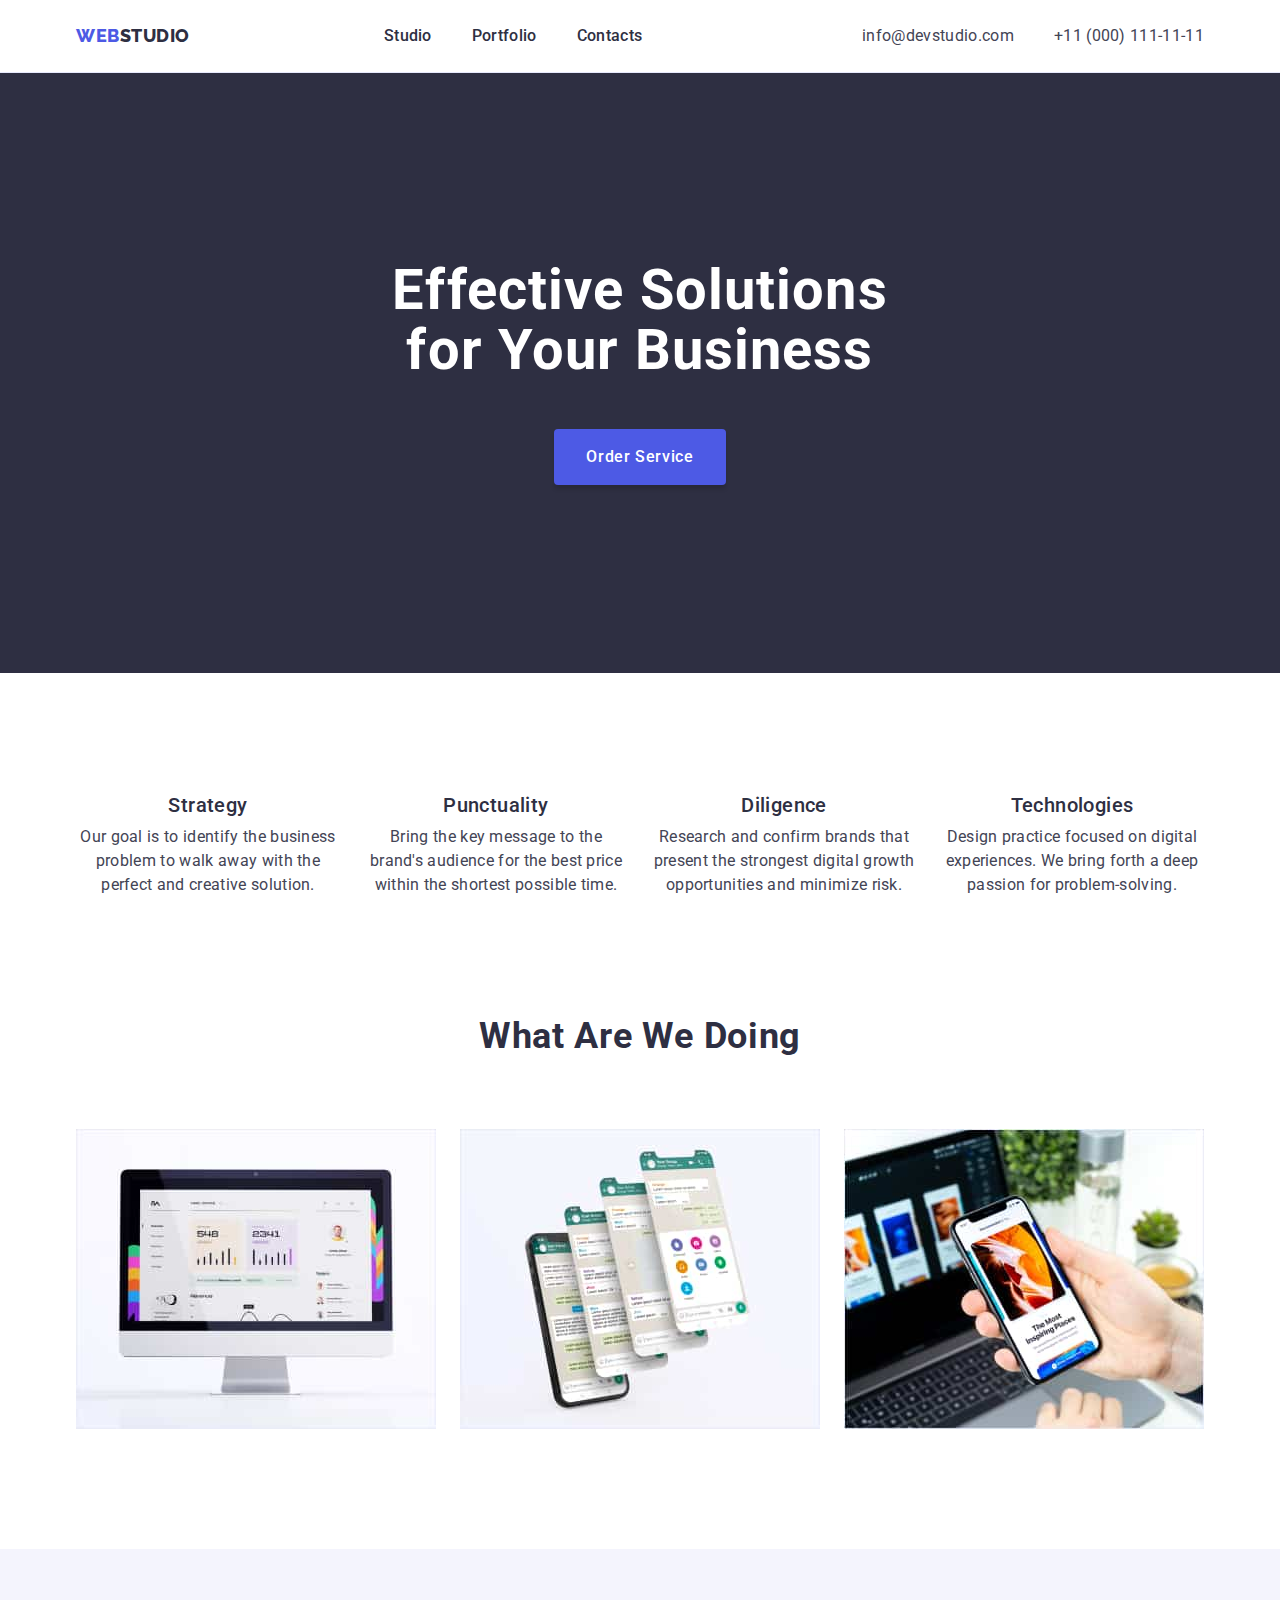
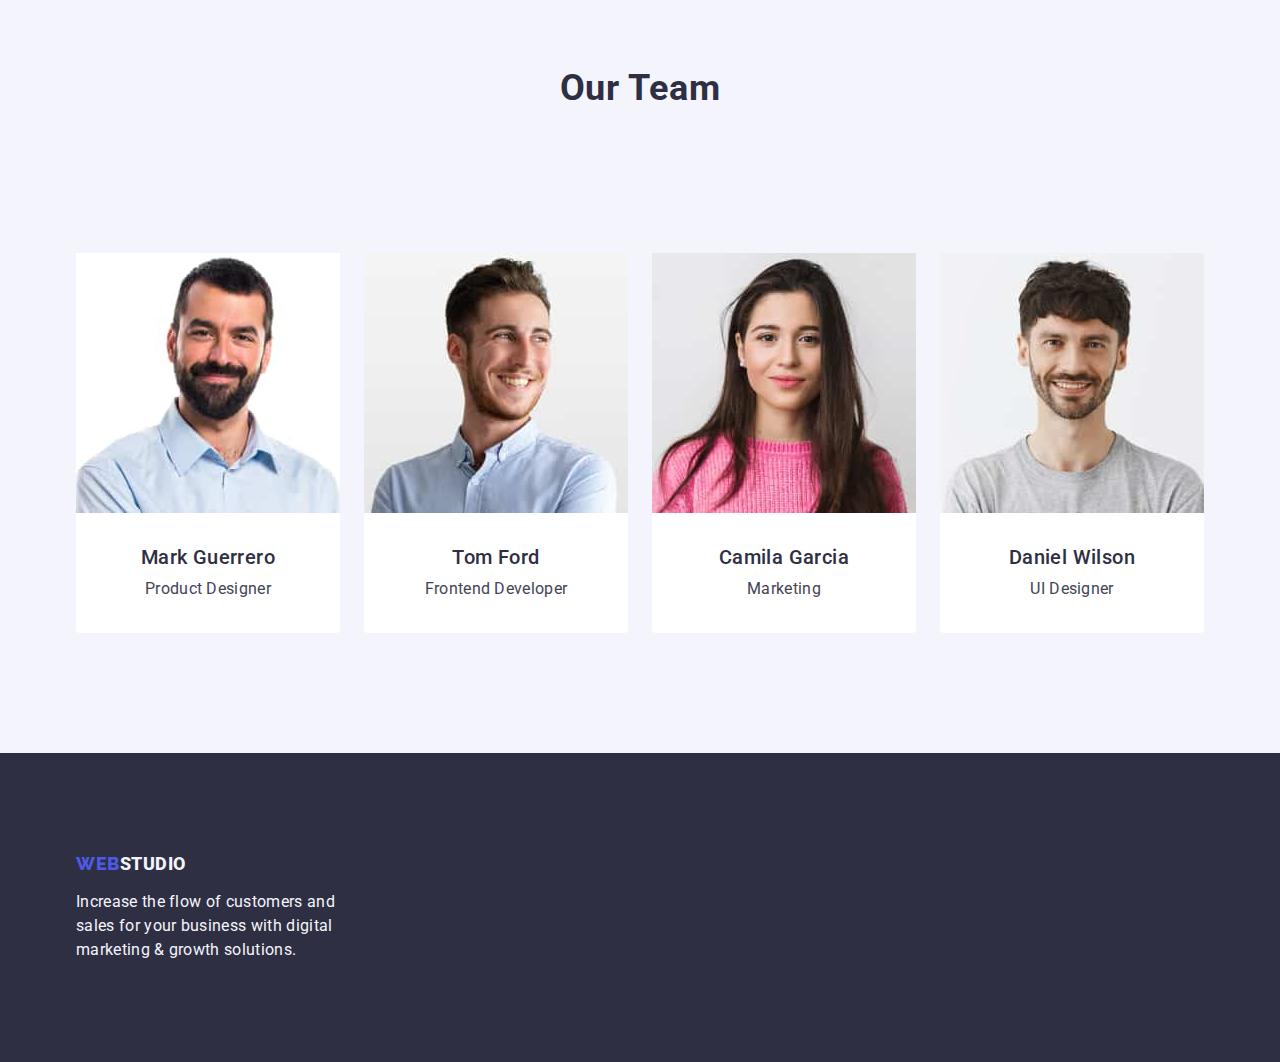
<file: index.html>
<!DOCTYPE html>
<html lang="en">

<head>
    <meta charset="UTF-8" />
    <meta name="viewport" content="width=device-width, initial-scale=1.0" />
    <title>morozova</title>
    <link rel="stylesheet" href="/images">
    <link rel="preconnect" href="https://fonts.googleapis.com">
    <link rel="preconnect" href="https://fonts.gstatic.com" crossorigin>
    <link
        href="https://fonts.googleapis.com/css2?family=Raleway:wght@800&family=Roboto:wght@400;500;700;900&display=swap"
        rel="stylesheet">
    <link rel="stylesheet"
        href="https://cdnjs.cloudflare.com/ajax/libs/modern-normalize/2.0.0/modern-normalize.min.css">
    <link rel="stylesheet" href="./css/style.css">
</head>

<body>
    <!-- header -->

    <header class="header">
        <div class="container concept">
            <nav class="nav">
                <a class="logo link" href="./index.html">Web<span class="logo-black">Studio</span></a>
                <ul class="list fist">
                    <li></li><a href="./index.html" class="list-item-one link">Studio</a></li>
                    <li><a href="./portfolio.html" class="list-item-one link">Portfolio</a></li>
                    <li><a href="" class="list-item-one link">Contacts</a></li>
                </ul>
            </nav>
            <!-- contact -->
            <address class="address-one">
                <ul class=" list fist">
                    <li>
                        <a href="mailto:info@devstudio.com" class="address-mail link">info@devstudio.com</a>
                    </li>
                    <li>
                        <a href="tel:+110001111111" class="address-mail link">+11 (000) 111-11-11</a>
                    </li>
                </ul>
            </address>
        </div>
    </header>


    <!-- main -->
    <main>
        <!-- section-1 -->

        <section class="section-title">
            <div class="container">
                <h1 class="section-title-one">Effective Solutions
                    for Your Business</h1>
                <button type="button" class="button-blue">Order Service</button>
            </div>
        </section>

        <!-- section-2 -->

        <section class="section-list">
            <div class="container">
                <h2 class="visually-hidden">Features</h2>
                <ul class="section list">
                    <li class="set">
                        <h3 class="title-projects">Strategy</h3>
                        <p class="title-gap">
                            Our goal is to identify the business problem to walk away with the
                            perfect and creative solution.
                        </p>
                    </li>
                    <li class="set">
                        <h3 class="title-projects">Punctuality</h3>
                        <p class="title-gap">
                            Bring the key message to the brand's audience for the best price
                            within the shortest possible time.
                        </p>
                    </li>
                    <li class="set">
                        <h3 class="title-projects">Diligence</h3>
                        <p class="title-gap">
                            Research and confirm brands that present the strongest digital
                            growth opportunities and minimize risk.
                        </p>
                    </li>
                    <li class="set">
                        <h3 class="title-projects">Technologies</h3>
                        <p class="title-gap">
                            Design practice focused on digital experiences. We bring forth a
                            deep passion for problem-solving.
                        </p>
                    </li>
                </ul>
            </div>
        </section>

        <!-- section-3 -->
        <section class="section-tthree">
            <div class="container">
                <h2 class="general">What are we doing</h2>
                <ul class="picture list">
                    <li class="cole">
                        <img src="./images/images-5.jpg" alt="laptop" width="360" />
                    </li>
                    <li class="cole">
                        <img src="./images/images-6.jpg" alt="phone" width="360" />
                    </li>
                    <li class="cole">
                        <img src="./images/images-7.jpg" alt="laptop-and-phone" width="360" />
                    </li>
                </ul>
            </div>
        </section>
        <!-- section-4 -->
        <section class="section-blue">
            <div class="container">
                <h2 class="general-too">Our Team</h2>
                <ul class="picture list">
                    <li class="section-last set">
                        <img src="./images/images-1.jpg" alt="photo Mark Guerrero" width="264" />
                        <div class="name-item">
                            <h3 class="title-projects">Mark Guerrero</h3>
                            <p class="title-gap">Product Designer</p>
                        </div>
                    </li>
                    <li class="section-last set">
                        <img src="./images/images-2.jpg" alt="photo Tom Ford" width="264" />
                        <div class="name-item">
                            <h3 class="title-projects">Tom Ford</h3>
                            <p class="title-gap">Frontend Developer</p>
                        </div>
                    </li>
                    <li class="section-last set">
                        <img src="./images/images-3.jpg" alt="photo Camila Garcia" width="264" />
                        <div class="name-item">
                            <h3 class="title-projects">Camila Garcia</h3>
                            <p class="title-gap">Marketing</p>
                        </div>
                    </li>
                    <li class="section-last set">
                        <img src="./images/images-4.jpg" alt="photo Daniel Wilson" width="264" />
                        <div class="name-item">
                            <h3 class="title-projects">Daniel Wilson</h3>
                            <p class="title-gap">UI Designer</p>
                        </div>
                    </li>
                </ul>
            </div>
        </section>
    </main>
    <!-- footer -->

    <footer class="footer">
        <div class="container">
            <a class="logo-too link" href="./index.html">Web<span class="logo-white">Studio</span></a>
            <p class="footer-title">
                Increase the flow of customers and sales for your business with digital
                marketing & growth solutions.
            </p>
        </div>
    </footer>

</body>

</html>
</file>
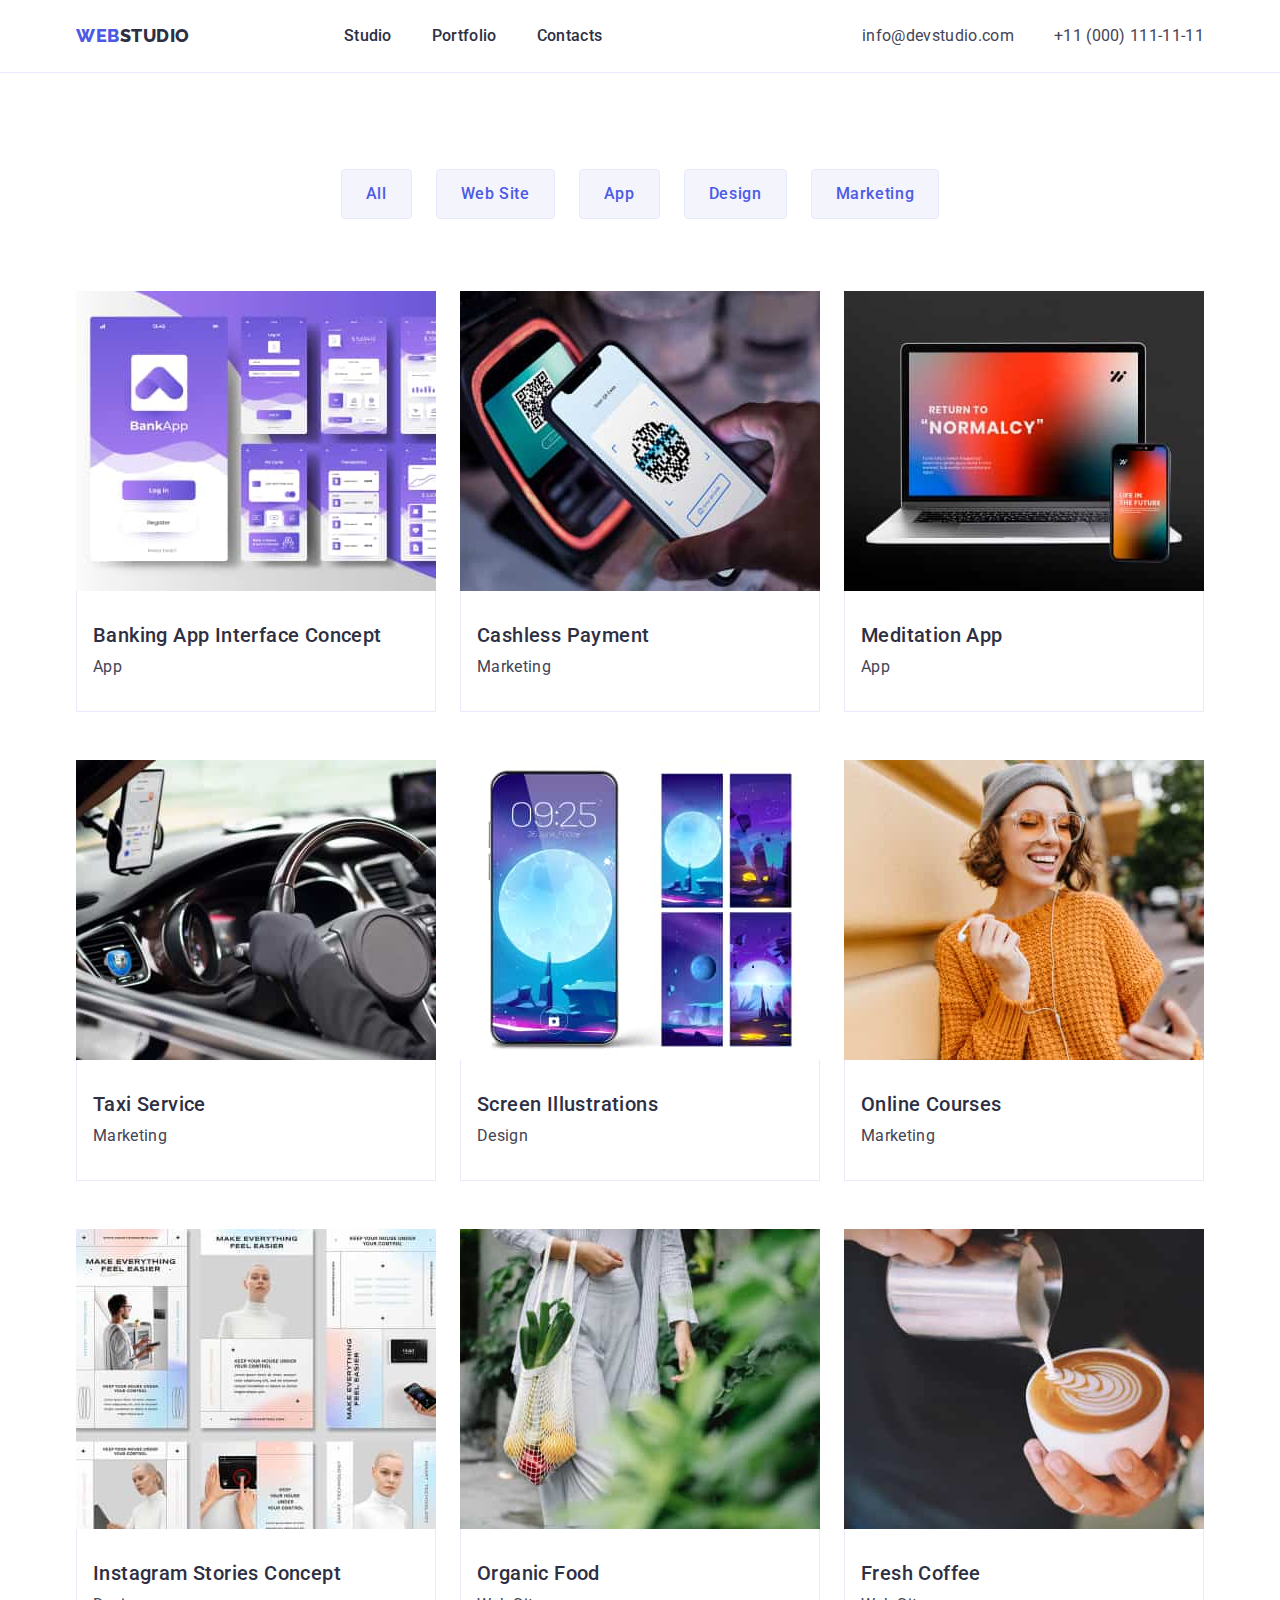
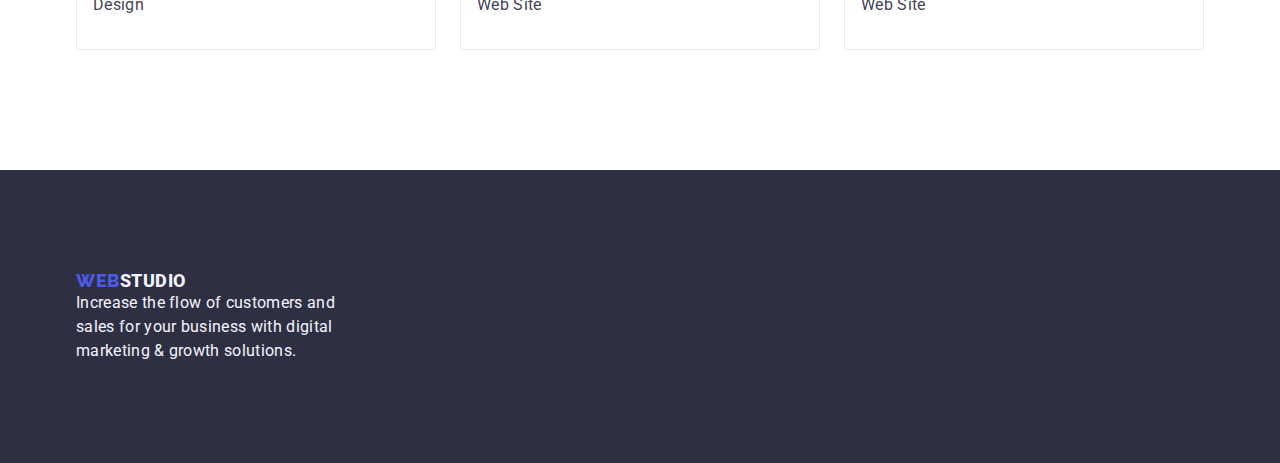
<file: portfolio.html>
<!DOCTYPE html>
<html lang="en">

<head>
    <meta charset="UTF-8">
    <meta name="viewport" content="width=device-width, initial-scale=1.0">
    <title>Document</title>
    <link rel="preconnect" href="https://fonts.googleapis.com">
    <link rel="preconnect" href="https://fonts.gstatic.com" crossorigin>
    <link
        href="https://fonts.googleapis.com/css2?family=Raleway:wght@800&family=Roboto:wght@400;500;700;900&display=swap"
        rel="stylesheet">
    <link rel="stylesheet"
        href="https://cdnjs.cloudflare.com/ajax/libs/modern-normalize/2.0.0/modern-normalize.min.css">
    <link rel="stylesheet" href="./css/style.css">
</head>

<body>

    <!-- header -->
    <header class="header">
        <div class="container">
            <nav class="nav">
                <a class="logo link" href="./index.html">Web<span class="logo-black">Studio</span></a>
                <ul class="list">
                    <li><a href="./index.html" class="list-item-one link">Studio</a></li>
                    <li><a href="./portfolio.html" class="list-item-one link">Portfolio</a></li>
                    <li><a href="" class="list-item-one link">Contacts</a></li>

                </ul>
            </nav>
            <!-- contact -->
            <address class="address-one">
                <ul class="address list">
                    <li>
                        <a href="mailto:info@devstudio.com" class="address-mail link">info@devstudio.com</a>
                    </li>
                    <li>
                        <a href="tel:+110001111111" class="address-mail link">+11 (000) 111-11-11</a>
                    </li>
                </ul>
            </address>
        </div>
    </header>
    <!-- main -->
    <main>
        <!-- section -->
        <section class="section-image">
            <div class="container">

                <h1 class="visually-hidden">Tabs</h1>

                <ul class="list button-set">
                    <li class="set-button">
                        <button type="button" class="button-port">All</button>
                    </li>
                    <li class="set-button">
                        <button type="button" class="button-port">Web Site</button>
                    </li>
                    <li class="set-button">
                        <button type="button" class="button-port">App</button>
                    </li>
                    <li class="set-button">
                        <button type="button" class="button-port">Design</button>
                    </li>
                    <li class="set-button">

                        <button type="button" class="button-port">Marketing</button>
                    </li>
                </ul>


                <ul class="title-list-link list">

                    <li class="sett-list">
                        <a href="" class="link">
                            <img src="./images/img_1.jpg" alt="#" width="360">

                            <div class="lokol">
                                <h2 class="title-projects-one">Banking App Interface Concept
                                </h2>

                                <p class="title-gap-one">App</p>
                            </div>
                        </a>
                    </li>

                    <li class="sett-list">
                        <a href="" class="link">
                            <img src="./images/img_2.jpg" alt="#" width="360">

                            <div class="lokol">
                                <h2 class="title-projects-one">Cashless Payment</h2>

                                <p class="title-gap-one">Marketing</p>
                            </div>
                        </a>
                    </li>
                    <li class="sett-list">
                        <a href="" class="link">
                            <img src="./images/img_3.jpg" alt="#" width="360">

                            <div class="lokol">
                                <h2 class="title-projects-one">Meditation App</h2>

                                <p class="title-gap-one">App</p>
                            </div>
                        </a>
                    </li>

                    <li class="sett-list">
                        <a href="" class="link">
                            <img src="./images/img_4.jpg" alt="#" width="360">

                            <div class="lokol">
                                <h2 class="title-projects-one">Taxi Service
                                </h2>

                                <p class="title-gap-one"> Marketing</p>
                            </div>
                        </a>
                    </li>
                    <li class="sett-list">
                        <a href="" class="link">
                            <img src="./images/img_5.jpg" alt="#" width="360">
                            <div class="lokol">
                                <h2 class="title-projects-one">Screen Illustrations</h2>

                                <p class="title-gap-one">Design</p>
                            </div>
                        </a>
                    </li>
                    <li class="sett-list">
                        <a href="" class="link">
                            <img src="./images/img_6.jpg" alt="#" width="360">

                            <div class="lokol">
                                <h2 class="title-projects-one">Online Courses
                                </h2>

                                <p class="title-gap-one">Marketing</p>
                            </div>
                        </a>
                    </li>


                    <li class="sett-list">
                        <a href="" class="link">
                            <img src="./images/img_7.jpg" alt="#" width="360">

                            <div class="lokol">
                                <h2 class="title-projects-one">Instagram Stories Concept
                                </h2>

                                <p class="title-gap-one"> Design</p>
                            </div>
                        </a>
                    </li>
                    <li class="sett-list">
                        <a href="" class="link">
                            <img src="./images/img_8.jpg" alt="#" width="360">

                            <div class="lokol">
                                <h2 class="title-projects-one">Organic Food
                                </h2>

                                <p class="title-gap-one"> Web Site</p>
                            </div>
                        </a>
                    </li>
                    <li class="sett-list">
                        <a href="" class="link">
                            <img src="./images/img_9.jpg" alt="#" width="360">

                            <div class="lokol">
                                <h2 class="title-projects-one">Fresh Coffee</h2>

                                <p class="title-gap-one"> Web Site</p>
                            </div>
                        </a>
                    </li>
                </ul>
            </div>
        </section>
    </main>

    <!-- footer -->
    <footer class="footer">
        <div class="container">
            <a class="logo link" href="./index.html">Web<span class="logo-white">Studio</span></a>
            <p class="footer-title">
                Increase the flow of customers and sales for your business with digital
                marketing & growth solutions.
            </p>
        </div>

    </footer>

</body>

</html>
</file>
<file: css/style.css>
:root {
    --primary-bg-color: #ffffff;
    --secondary-bg-color: #2E2F42;
    --color-main-text: #2E2F42;
    --color-secondary-text: #434455;
    --accent: #4D5AE5;
    --accent-pressed-state: #404BBF;
    --color-bg-team: #F4F4FD;
}

body {

    font-family: 'Roboto', sans-serif;
    background-color: var(--primary-bg-color);
    color: #434455;
}

h1,
h2,
h3,
p {
    margin: 0;

}

ul {
    margin: 0;
    padding: 0;
}

img {
    display: block;
}

.link {
    text-decoration: none;
}

.list {
    list-style: none;
}

.container {
    margin-right: auto;
    margin-left: auto;
    width: 1158px;
    padding-left: 15px;
    padding-right: 15px;

}

/* header */

.header {
    border-bottom: 1px solid #e7e9fc;
    
}

.header>.container {
    display: flex;
    justify-content: space-between;
}

.nav {
    display: flex;
    justify-content: space-between;
    align-items: center;
}


.nav>.list {
    display: flex;
    padding: 0px;
    gap: 40px;
}

.address-one {
    display: flex;
}

.address-one>.list {
    display: flex;
    align-items: center;
    gap: 40px;
}


.logo {
    font-family: 'Raleway', sans-serif;
    color: var(--accent);
    font-size: 18px;
    font-style: normal;
    font-weight: 800;
    line-height: 1.17;
    letter-spacing: 0.54px;
    text-transform: uppercase;
    padding-top: 24px;
    padding-bottom: 24px;
    margin-right: 76px;
}

.logo-black {
    color: var(--secondary-bg-color);
    font-size: 18px;
    line-height: 1.17;
    letter-spacing: 0.54px;
    text-transform: uppercase;
    margin-right: 78px;
    
    padding-top: 24px;
    padding-bottom: 24px;
}

.list-item-one {
    color: var(--secondary-bg-color);
    font-style: normal;
    font-size: 16px;
    font-weight: 500;
    letter-spacing: 0.02em;
    line-height: 1.5;
    display: block;
    padding: 24px 0;



}

.list-item-one:hover {
    color: var(--accent-pressed-state);
}

.list-item-one:focus {
    color: var(--accent-pressed-state);
}

/* contact */
.address-mail:hover {
    color: var(--accent-pressed-state);
}

.address-mail:focus {
    color: var(--accent-pressed-state);
}



.address-one {
    font-style: normal;
}



.address-mail {
    color: var(--color-secondary-text);
    text-decoration: none;
    font-size: 16px;
    line-height: 1.5;
    letter-spacing: 0.02em;
    display: block;
    padding: 24px 0;

}

.address-mail:hover {
    color: var(--accent-pressed-state);
}

.address-mail:focus {
    color: var(--accent-pressed-state);
}

/* ------main -----*/

/* section-1 */
.section-title {

    background: var(--color-main-text);
    padding-top: 188px;
    padding-bottom: 188px;


}

.section-title-one {
    color: var(--primary-bg-color);
    text-align: center;
    font-size: 56px;
    font-style: normal;
    font-weight: 700;
    line-height: 1.07;
    letter-spacing: 0.02em;
    width: 496px;
    margin: 0 auto;
    margin-bottom: 48px;
    max-width: 496px;



}


/* button */
.button-blue {
    font-family: 'Roboto', sans-serif;
    background: var(--accent);
    color: var(--primary-bg-color);
    font-size: 16px;
    font-weight: 500;
    line-height: 1.5;
    letter-spacing: 0.04em;
    cursor: pointer;
    text-align: center;
    display: block;
    padding: 16px 32px;
    min-width: 169px;
    border: none;
    border-radius: 4px;
    background: var(--IRIS, #4D5AE5);
    box-shadow: 0px 4px 4px 0px rgba(0, 0, 0, 0.15);
    margin: 0 auto;


}



.button-blue:hover {
    color: var(--primary-bg-color);
    background-color: var(--accent-pressed-state);
}

.button-blue:focus {
    color: var(--primary-bg-color);
    background-color: var(--accent-pressed-state);

}

.button-port {
    font-family: 'Roboto', sans-serif;
    color: var(--accent);
    text-align: center;
    font-size: 16px;
    font-style: normal;
    font-weight: 500;
    line-height: 1.5;
    letter-spacing: 0.04em;
    background-color: var(--color-bg-team);
    cursor: pointer;

    border-radius: 4px;
    border: 1px solid var(--CORNFLOWER, #E7E9FC);
    padding: 12px 24px;
    /* margin-top: 96px;
    margin-bottom: 84px; */

}

.button-set {
    display: flex;
    justify-content: center;
    align-items: center;
    gap: 24px;
    margin-bottom: 72px;

}

.button-port:hover {
    color: var(--primary-bg-color);
    background-color: var(--accent-pressed-state);
    border: 1px solid transparent;
}

.button-port:focus {
    color: var(--primary-bg-color);
    background-color: var(--accent-pressed-state);
    border: 1px solid transparent;
}


.section-blue {
    background-color: var(--color-bg-team);
    padding: 120px 0;
}


/* section-2 */
.section {

    display: flex;

    gap: 24px;

}

.section-list {
    display: flex;
    padding: 120px 0;
    gap: 24px;



}

.set {
    width: calc((100% - 3*24px) /4);
}

/* 
.set-button {
    width: calc((100% - 4*24px) /5);
} */

/* h-3-p */

.title-projects {
    color: var(--color-main-text);
    font-size: 20px;
    font-style: normal;
    font-weight: 500;
    line-height: 1.2;
    letter-spacing: 0.02em;
    margin-bottom: 8px;
    text-align: center;


}


.title-gap {
    color: var(--color-secondary-text);
    font-size: 16px;
    font-style: normal;
    font-weight: 400;
    line-height: 1.5;
    letter-spacing: 0.02em;
    text-align: center;



}


.fics {
    padding-top: 96px;
}

.title-gap-one {
    color: var(--color-secondary-text);
    font-size: 16px;
    font-style: normal;
    font-weight: 400;
    line-height: 1.5;
    letter-spacing: 0.02em;
    /* text-align: center; */
    /* padding-bottom: 32px; */


}

.visually-hidden {
    position: absolute;
    width: 1px;
    height: 1px;
    margin: -1px;
    border: 0;
    padding: 0;

    white-space: nowrap;
    clip-path: inset(100%);
    clip: rect(0 0 0 0);
    overflow: hidden;
}

/* section-3 */

.section-tthree {
    padding-bottom: 120px;
}

.general {
    color: var(--NAVY-BLUE, #2E2F42);
    text-align: center;
    font-family: Roboto;
    font-size: 36px;
    font-style: normal;
    font-weight: 700;
    line-height: 1.11;
    /* 111.111% */
    letter-spacing: 0.72px;
    text-transform: capitalize;
    margin-bottom: 72px;
}

.cole {
    width: calc((100% - 2*24px) /3);

}

.picture {
    display: flex;
    gap: 24px;


}


/* section-4 */

.section-last {

    justify-content: center;
    background: var(--primary-bg-color);
    border-radius: 0px 0px 4px 4px;

}

.name-item {
    padding: 32px 0;
}

.general-too {
    color: var(--NAVY-BLUE, #2E2F42);
    text-align: center;
    font-family: Roboto;
    font-size: 36px;
    font-style: normal;
    font-weight: 700;
    line-height: 1.11;
    /* 111.111% */
    letter-spacing: 0.72px;
    text-transform: capitalize;
    margin-bottom: 72px;
    padding-bottom: 72px;
}

/* foto */
.section-image {
    padding-top: 96px;
    padding-bottom: 120px;

}

.title-list-link {
    background: var(--primary-bg-color);
    display: flex;
    flex-wrap: wrap;
    gap: 24px;
    row-gap: 48px;
    /* padding-top: 96px;
    padding-bottom: 120px; */
    /* margin-bottom: 72px; */
}

.sett-list {
    flex-basis: calc((100% - 24px) / 4);
    display: flex;
    flex-wrap: wrap;
    column-gap: 24px;
    width: calc((100% - 48px) / 3);
    /* margin-bottom: 72px; */
}

.pagin {
    /* padding: 32px 16px; */
    border: 1px solid #e7e9fc;
    border-top: 0;
    /* margin-bottom: 8px; */
}

.lokol {
    padding: 32px 16px;
    gap: 8px;
    border: 1px solid #e7e9fc;
    border-top: 0;
}

.title-projects-one {
    color: var(--color-main-text);
    font-size: 20px;
    font-style: normal;
    font-weight: 500;
    line-height: 1.2;
    letter-spacing: 0.02em;
    margin-bottom: 8px;
    /* padding-top: 32px; */
    /* text-align: center; */

}

/* footer */
.logo-too {
    font-family: 'Raleway', sans-serif;
    color: var(--accent);
    font-size: 18px;
    font-style: normal;
    font-weight: 800;
    line-height: 1.17;
    letter-spacing: 0.54px;
    text-transform: uppercase;
    display: inline-block;
    margin-bottom: 16px;

}

.logo-white {
    font-family: 'Roboto', sans-serif;
    color: var(--color-bg-team);
    font-size: 18px;
    font-style: normal;
    font-weight: 800;
    line-height: 1.17;
    letter-spacing: 0.03em;
    text-transform: uppercase;
}


.footer {
    background: var(--color-main-text);
    padding-top: 100px;
    padding-bottom: 100px;
}

.footer-title {
    color: var(--color-bg-team);
    font-size: 16px;
    font-style: normal;
    font-weight: 400;
    line-height: 1.5;
    letter-spacing: 0.02em;
    width: 264px;
}
</file>
